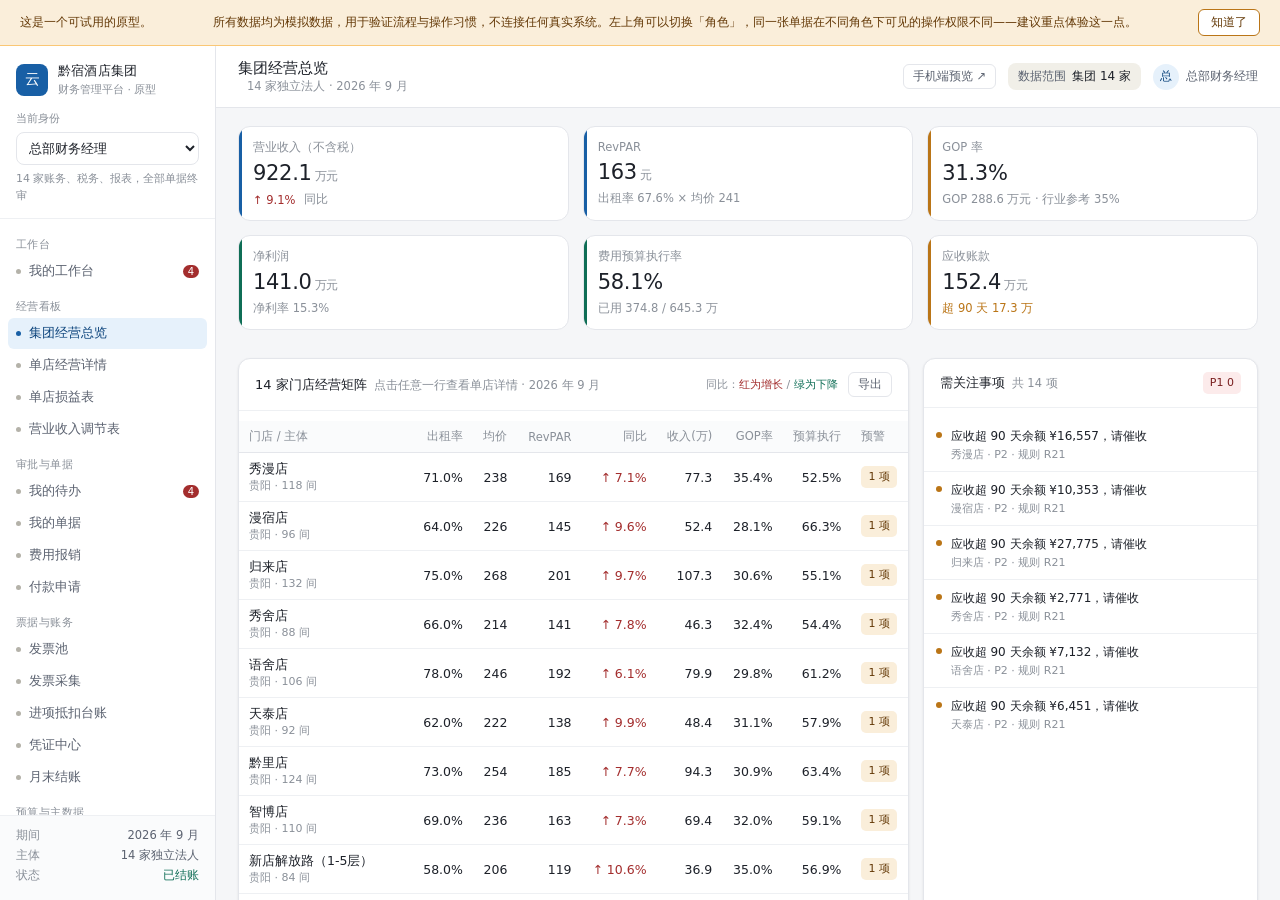
<file: prototype/index.html>
<!DOCTYPE html>
<html lang="zh-CN">
<head>
<meta charset="UTF-8">
<meta name="viewport" content="width=device-width, initial-scale=1.0">
<title>黔宿酒店集团 · 财务管理平台（原型）</title>
<link rel="stylesheet" href="assets/app.css">
</head>
<body>

<div class="demo-hint" id="demoHint">
  <strong>这是一个可试用的原型。</strong>所有数据均为模拟数据，用于验证流程与操作习惯，不连接任何真实系统。左上角可以切换「角色」，同一张单据在不同角色下可见的操作权限不同——建议重点体验这一点。
  <button class="demo-hint-close" onclick="document.getElementById('demoHint').style.display='none'">知道了</button>
</div>

<div class="app" id="app">
  <aside class="sidebar">
    <div class="brand">
      <div class="brand-mark">云</div>
      <div class="brand-text">
        <div class="brand-name">黔宿酒店集团</div>
        <div class="brand-sub">财务管理平台 · 原型</div>
      </div>
    </div>

    <div class="role-switch">
      <label class="role-label">当前身份</label>
      <select id="roleSelect" class="role-select" onchange="App.setRole(this.value)">
      </select>
      <div class="role-desc" id="roleDesc"></div>
    </div>

    <nav class="nav" id="nav"></nav>

    <div class="sidebar-foot">
      <div class="sf-row"><span>期间</span><strong>2026 年 9 月</strong></div>
      <div class="sf-row"><span>主体</span><strong>14 家独立法人</strong></div>
      <div class="sf-row"><span>状态</span><strong class="ok">已结账</strong></div>
    </div>
  </aside>

  <main class="main">
    <header class="topbar">
      <div class="topbar-left">
        <h1 class="page-title" id="pageTitle">集团经营总览</h1>
        <span class="page-sub" id="pageSub"></span>
      </div>
      <div class="topbar-right">
        <a class="btn btn-sm" href="mobile.html" target="_blank" style="text-decoration:none;display:inline-flex;align-items:center">手机端预览 ↗</a>
        <div class="entity-picker" id="entityPicker"></div>
        <div class="user-chip" id="userChip"></div>
      </div>
    </header>
    <div class="content" id="content"></div>
  </main>
</div>

<div class="toast-wrap" id="toastWrap"></div>
<div class="modal-mask" id="modalMask" onclick="if(event.target===this)App.closeModal()">
  <div class="modal" id="modal"></div>
</div>

<script src="assets/data.js"></script>
<script src="assets/core.js"></script>
<script src="assets/view-workbench.js"></script>
<script src="assets/view-dashboard.js"></script>
<script src="assets/view-flow.js"></script>
<script src="assets/view-invoice.js"></script>
<script src="assets/view-invadd.js"></script>
<script src="assets/view-account.js"></script>
<script src="assets/attach.js"></script>
<script src="assets/export.js"></script>
<script src="assets/boot.js"></script>
</body>
</html>
</file>
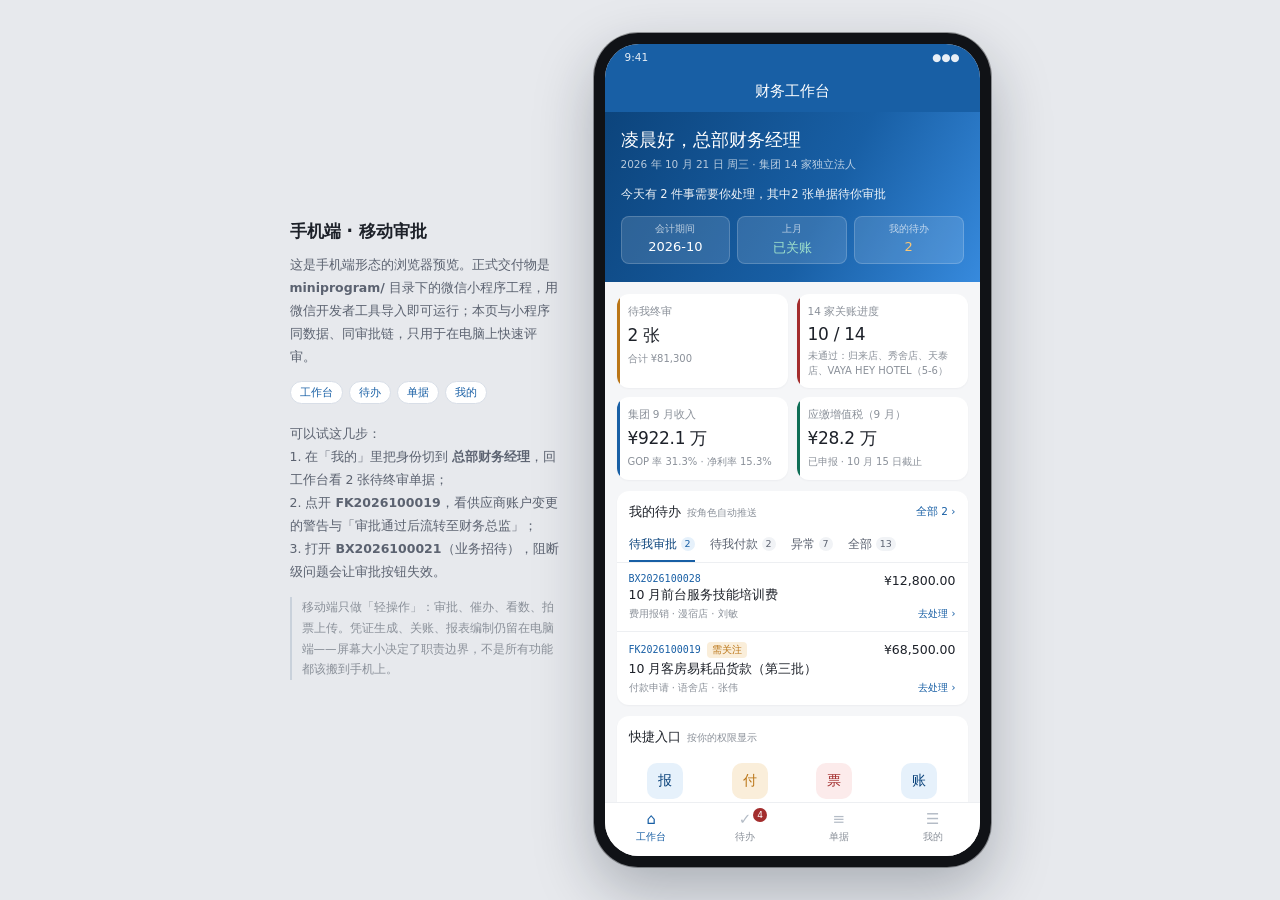
<file: prototype/mobile.html>
<!DOCTYPE html>
<html lang="zh-CN">
<head>
<meta charset="UTF-8">
<meta name="viewport" content="width=device-width, initial-scale=1.0">
<title>财务管理平台 · 手机端预览</title>
<link rel="stylesheet" href="assets/mobile.css">
</head>
<body>

<div class="preview-side">
  <h1>手机端 · 移动审批</h1>
  <p>这是手机端形态的浏览器预览。正式交付物是 <b>miniprogram/</b> 目录下的微信小程序工程，用微信开发者工具导入即可运行；本页与小程序同数据、同审批链，只用于在电脑上快速评审。</p>
  <div>
    <span class="pill">工作台</span><span class="pill">待办</span><span class="pill">单据</span><span class="pill">我的</span>
  </div>
  <p style="margin-top:12px">可以试这几步：<br>
  1. 在「我的」里把身份切到 <b>总部财务经理</b>，回工作台看 2 张待终审单据；<br>
  2. 点开 <b>FK2026100019</b>，看供应商账户变更的警告与「审批通过后流转至财务总监」；<br>
  3. 打开 <b>BX2026100021</b>（业务招待），阻断级问题会让审批按钮失效。</p>
  <div class="hint">移动端只做「轻操作」：审批、催办、看数、拍票上传。凭证生成、关账、报表编制仍留在电脑端——屏幕大小决定了职责边界，不是所有功能都该搬到手机上。</div>
</div>

<div class="frame">
  <div class="screen" id="screen"></div>
</div>

<script src="assets/data.js"></script>
<script src="assets/core.js"></script>
<script src="assets/mobile-newdoc.js"></script>
<script src="assets/mobile.js"></script>
<script src="assets/mobile-invadd.js"></script>
</body>
</html>
</file>
<file: prototype/assets/app.css>
/* ================= 云栖酒店集团 财务管理平台 原型样式 ================= */
:root{
  --blue-50:#E6F1FB; --blue-100:#B5D4F4; --blue-400:#378ADD; --blue-600:#185FA5; --blue-800:#0C447C; --blue-900:#042C53;
  --teal-50:#E1F5EE; --teal-100:#9FE1CB; --teal-600:#0F6E56; --teal-800:#085041;
  --amber-50:#FAEEDA; --amber-100:#FAC775; --amber-600:#BA7517; --amber-800:#633806;
  --red-50:#FCEBEB; --red-100:#F7C1C1; --red-600:#A32D2D; --red-800:#791F1F;
  --gray-50:#F1EFE8; --gray-100:#D3D1C7; --gray-200:#B4B2A9; --gray-400:#888780; --gray-600:#5F5E5A; --gray-800:#2C2C2A;
  --bg:#F5F6F8; --panel:#FFFFFF; --line:#E4E6EB; --line-soft:#EEF0F3;
  --text:#1D2129; --text-2:#5B6270; --text-3:#8A9099;
  --r-md:8px; --r-lg:12px;
  --shadow:0 1px 2px rgba(16,24,40,.04),0 1px 3px rgba(16,24,40,.06);
}
*{box-sizing:border-box;margin:0;padding:0}
html,body{height:100%}
body{
  font-family:system-ui,-apple-system,"Segoe UI","Microsoft YaHei","PingFang SC",sans-serif;
  font-size:13px;color:var(--text);background:var(--bg);
  -webkit-font-smoothing:antialiased;
}
button{font-family:inherit;cursor:pointer;border:none;background:none;font-size:13px}
input,select{font-family:inherit;font-size:13px;color:var(--text)}
table{border-collapse:collapse;width:100%}

/* ---------- 演示提示条 ---------- */
.demo-hint{
  background:var(--amber-50);border-bottom:1px solid var(--amber-100);
  padding:9px 20px;font-size:12px;line-height:1.6;color:var(--amber-800);
  display:flex;align-items:center;gap:12px;justify-content:space-between;
}
.demo-hint strong{font-weight:500}
.demo-hint-close{
  flex:0 0 auto;padding:4px 12px;border:1px solid var(--amber-600);border-radius:6px;
  color:var(--amber-800);background:#fff;font-size:12px;
}
.demo-hint-close:hover{background:var(--amber-50)}

/* ---------- 布局 ---------- */
.app{display:flex;height:calc(100vh - 46px);overflow:hidden}
.sidebar{
  width:216px;flex:0 0 216px;background:#fff;border-right:1px solid var(--line);
  display:flex;flex-direction:column;overflow:hidden;
}
.brand{display:flex;gap:10px;align-items:center;padding:16px 16px 14px}
.brand-mark{
  width:32px;height:32px;border-radius:8px;background:var(--blue-600);color:#fff;
  display:flex;align-items:center;justify-content:center;font-size:15px;font-weight:500;flex:0 0 auto;
}
.brand-name{font-size:13px;font-weight:500;letter-spacing:.2px}
.brand-sub{font-size:11px;color:var(--text-3);margin-top:2px}

.role-switch{padding:0 16px 14px;border-bottom:1px solid var(--line-soft)}
.role-label{font-size:11px;color:var(--text-3);display:block;margin-bottom:6px}
.role-select{
  width:100%;padding:7px 8px;border:1px solid var(--line);border-radius:var(--r-md);
  background:#fff;font-size:12.5px;color:var(--text);outline:none;
}
.role-select:focus{border-color:var(--blue-400)}
.role-desc{font-size:11px;color:var(--text-3);line-height:1.5;margin-top:6px;min-height:15px}

.nav{flex:1;overflow-y:auto;padding:10px 8px}
.nav-group{margin-bottom:4px}
.nav-group-title{
  font-size:11px;color:var(--text-3);padding:8px 8px 4px;letter-spacing:.4px;
}
.nav-item{
  display:flex;align-items:center;gap:8px;padding:7px 8px;border-radius:6px;
  font-size:12.5px;color:var(--text-2);cursor:pointer;position:relative;margin-bottom:1px;
}
.nav-item:hover{background:var(--gray-50);color:var(--text)}
.nav-item.active{background:var(--blue-50);color:var(--blue-800);font-weight:500}
.nav-dot{width:5px;height:5px;border-radius:50%;background:var(--gray-200);flex:0 0 auto}
.nav-item.active .nav-dot{background:var(--blue-600)}
.nav-badge{
  margin-left:auto;background:var(--red-600);color:#fff;font-size:10px;
  padding:1px 5px;border-radius:8px;min-width:16px;text-align:center;
}
.sidebar-foot{border-top:1px solid var(--line-soft);padding:12px 16px;background:#FAFBFC}
.sf-row{display:flex;justify-content:space-between;font-size:11.5px;color:var(--text-3);margin-bottom:5px}
.sf-row strong{font-weight:500;color:var(--text-2)}
.sf-row strong.ok{color:var(--teal-600)}

.main{flex:1;display:flex;flex-direction:column;overflow:hidden;min-width:0}
.topbar{
  background:#fff;border-bottom:1px solid var(--line);padding:13px 22px;
  display:flex;align-items:center;justify-content:space-between;gap:16px;flex:0 0 auto;
}
.page-title{font-size:15px;font-weight:500}
.page-sub{font-size:11.5px;color:var(--text-3);margin-left:9px}
.topbar-right{display:flex;align-items:center;gap:12px}
.entity-picker{
  display:flex;align-items:center;gap:6px;background:var(--gray-50);
  border-radius:var(--r-md);padding:5px 10px;font-size:12px;color:var(--text-2);
}
.entity-picker b{font-weight:500;color:var(--text)}
.user-chip{display:flex;align-items:center;gap:7px;font-size:12px;color:var(--text-2)}
.user-avatar{
  width:26px;height:26px;border-radius:50%;background:var(--blue-50);color:var(--blue-800);
  display:flex;align-items:center;justify-content:center;font-size:11.5px;font-weight:500;
}
.content{flex:1;overflow-y:auto;padding:18px 22px 60px}

/* ---------- 通用组件 ---------- */
.card{background:var(--panel);border:1px solid var(--line);border-radius:var(--r-lg);box-shadow:var(--shadow)}
.card-head{
  display:flex;align-items:center;justify-content:space-between;gap:12px;
  padding:13px 16px;border-bottom:1px solid var(--line-soft);
}
.card-title{font-size:13px;font-weight:500}
.card-title small{font-weight:400;color:var(--text-3);font-size:11.5px;margin-left:7px}
.card-body{padding:16px}
.card-body.tight{padding:10px 0}

.grid{display:grid;gap:14px}
.g-2{grid-template-columns:repeat(2,minmax(0,1fr))}
.g-3{grid-template-columns:repeat(3,minmax(0,1fr))}
.g-4{grid-template-columns:repeat(4,minmax(0,1fr))}
.g-6{grid-template-columns:repeat(6,minmax(0,1fr))}
.g-2-1{grid-template-columns:2fr 1fr}
.g-1-2{grid-template-columns:1fr 2fr}
@media(max-width:1360px){.g-6{grid-template-columns:repeat(3,1fr)}.g-4{grid-template-columns:repeat(2,1fr)}}
@media(max-width:1180px){.g-2,.g-3,.g-2-1,.g-1-2{grid-template-columns:1fr}}

.tag{display:inline-flex;align-items:center;gap:4px;font-size:11px;padding:2px 7px;border-radius:5px;line-height:1.6}
.tag-blue{background:var(--blue-50);color:var(--blue-800)}
.tag-teal{background:var(--teal-50);color:var(--teal-800)}
.tag-amber{background:var(--amber-50);color:var(--amber-800)}
.tag-red{background:var(--red-50);color:var(--red-800)}
.tag-gray{background:var(--gray-50);color:var(--gray-600)}

.btn{padding:6px 13px;border-radius:6px;font-size:12.5px;border:1px solid var(--line);background:#fff;color:var(--text-2)}
.btn:hover{background:var(--gray-50)}
.btn-primary{background:var(--blue-600);border-color:var(--blue-600);color:#fff}
.btn-primary:hover{background:var(--blue-800)}
.btn-danger{background:#fff;border-color:var(--red-100);color:var(--red-600)}
.btn-danger:hover{background:var(--red-50)}
.btn-sm{padding:4px 9px;font-size:11.5px}
.btn:disabled{opacity:.45;cursor:not-allowed}

.table{font-size:12.5px}
.table th{
  text-align:left;font-weight:500;color:var(--text-3);font-size:11.5px;
  padding:8px 10px;border-bottom:1px solid var(--line);background:#FAFBFC;white-space:nowrap;
}
.table td{padding:8px 10px;border-bottom:1px solid var(--line-soft);vertical-align:middle}
.table tr:last-child td{border-bottom:none}
.table tbody tr:hover{background:#FBFCFD}
.table .num{text-align:right;font-variant-numeric:tabular-nums}
.table .muted{color:var(--text-3)}
.table .strong{font-weight:500}
.row-total td{background:#FAFBFC;font-weight:500;border-top:1px solid var(--line)}
.row-sub td{background:#FDFDFE}

.kpi{background:#fff;border:1px solid var(--line);border-radius:var(--r-lg);padding:13px 14px;position:relative;overflow:hidden}
.kpi-label{font-size:11.5px;color:var(--text-3);margin-bottom:6px}
.kpi-value{font-size:21px;font-weight:500;letter-spacing:-.3px;font-variant-numeric:tabular-nums}
.kpi-value small{font-size:12px;font-weight:400;color:var(--text-3);margin-left:3px}
.kpi-foot{display:flex;align-items:center;gap:8px;margin-top:7px;font-size:11.5px}
.kpi-up{color:var(--teal-600)}
.kpi-down{color:var(--red-600)}
.kpi-bar{position:absolute;left:0;top:0;bottom:0;width:3px}
.bar-blue{background:var(--blue-600)}
.bar-teal{background:var(--teal-600)}
.bar-amber{background:var(--amber-600)}
.bar-red{background:var(--red-600)}
.bar-gray{background:var(--gray-200)}

.progress{height:6px;background:var(--gray-50);border-radius:3px;overflow:hidden}
.progress-in{height:100%;border-radius:3px}
.p-blue{background:var(--blue-400)}
.p-teal{background:var(--teal-600)}
.p-amber{background:var(--amber-600)}
.p-red{background:var(--red-600)}

.alert-item{
  display:flex;gap:9px;padding:9px 12px;border-bottom:1px solid var(--line-soft);font-size:12px;
}
.alert-item:last-child{border-bottom:none}
.alert-dot{width:6px;height:6px;border-radius:50%;margin-top:5px;flex:0 0 auto}
.dot-p1{background:var(--red-600)}
.dot-p2{background:var(--amber-600)}
.dot-p3{background:var(--gray-200)}
.alert-main{flex:1;min-width:0}
.alert-title{color:var(--text);line-height:1.5}
.alert-meta{color:var(--text-3);font-size:11px;margin-top:2px}

.breadcrumb{font-size:11.5px;color:var(--text-3);margin-bottom:12px}
.breadcrumb span{cursor:pointer}
.breadcrumb span:hover{color:var(--blue-600)}
.breadcrumb i{font-style:normal;margin:0 6px;color:var(--gray-100)}

.section-title{font-size:12.5px;font-weight:500;color:var(--text-2);margin:18px 0 10px}
.section-title:first-child{margin-top:0}

.notice{
  display:flex;gap:10px;padding:11px 13px;border-radius:var(--r-md);font-size:12px;line-height:1.65;
}
.notice-amber{background:var(--amber-50);color:var(--amber-800)}
.notice-red{background:var(--red-50);color:var(--red-800)}
.notice-blue{background:var(--blue-50);color:var(--blue-800)}
.notice-teal{background:var(--teal-50);color:var(--teal-800)}
.notice b{font-weight:500}

/* 审批流 */
.flow{display:flex;align-items:flex-start;gap:0;padding:4px 0}
.flow-node{flex:1;text-align:center;position:relative;min-width:0}
.flow-node::before{
  content:"";position:absolute;top:11px;left:50%;right:-50%;height:1.5px;background:var(--line);z-index:0;
}
.flow-node:last-child::before{display:none}
.flow-node.done::before{background:var(--teal-600)}
.flow-node.active::before{background:linear-gradient(90deg,var(--teal-600) 0%,var(--line) 100%)}
.flow-dot{
  width:23px;height:23px;border-radius:50%;background:#fff;border:1.5px solid var(--line);
  display:flex;align-items:center;justify-content:center;font-size:10.5px;color:var(--text-3);
  margin:0 auto 6px;position:relative;z-index:1;
}
.flow-node.done .flow-dot{background:var(--teal-600);border-color:var(--teal-600);color:#fff}
.flow-node.active .flow-dot{background:#fff;border-color:var(--blue-600);color:var(--blue-600);border-width:2px}
.flow-node.reject .flow-dot{background:var(--red-600);border-color:var(--red-600);color:#fff}
.flow-name{font-size:11.5px;color:var(--text-2);line-height:1.4}
.flow-node.done .flow-name{color:var(--text)}
.flow-node.active .flow-name{color:var(--blue-800);font-weight:500}
.flow-who{font-size:10.5px;color:var(--text-3);margin-top:2px}
.flow-time{font-size:10px;color:var(--text-3);margin-top:1px}

/* 时间线 */
.timeline{position:relative;padding-left:18px}
.timeline::before{content:"";position:absolute;left:5px;top:4px;bottom:4px;width:1px;background:var(--line)}
.tl-item{position:relative;padding-bottom:14px;font-size:12px;line-height:1.6}
.tl-item:last-child{padding-bottom:0}
.tl-item::before{
  content:"";position:absolute;left:-16px;top:4px;width:7px;height:7px;border-radius:50%;
  background:#fff;border:1.5px solid var(--gray-200);
}
.tl-item.ok::before{background:var(--teal-600);border-color:var(--teal-600)}
.tl-item.now::before{background:var(--blue-600);border-color:var(--blue-600);box-shadow:0 0 0 3px var(--blue-50)}
.tl-main{color:var(--text)}
.tl-sub{color:var(--text-3);font-size:11px;margin-top:2px}

/* 表单 */
.form-row{display:flex;gap:12px;margin-bottom:12px}
.form-item{flex:1;min-width:0}
.form-item label{display:block;font-size:11.5px;color:var(--text-3);margin-bottom:5px}
.form-item label .req{color:var(--red-600)}
.input,textarea.input{
  width:100%;padding:7px 9px;border:1px solid var(--line);border-radius:6px;background:#fff;
  font-size:12.5px;outline:none;
}
.input:focus{border-color:var(--blue-400);box-shadow:0 0 0 3px rgba(55,138,221,.1)}
.input.has-error{border-color:var(--red-600);background:var(--red-50)}
.field-err{font-size:11px;color:var(--red-600);margin-top:4px;line-height:1.5}

/* 弹窗 */
.modal-mask{
  position:fixed;inset:0;background:rgba(21,26,33,.42);display:none;
  align-items:center;justify-content:center;z-index:100;padding:24px;
}
.modal-mask.show{display:flex}
.modal{
  background:#fff;border-radius:var(--r-lg);width:100%;max-width:720px;max-height:88vh;
  overflow-y:auto;box-shadow:0 12px 40px rgba(16,24,40,.18);
}
.modal-lg{max-width:900px}
.modal-head{padding:16px 20px;border-bottom:1px solid var(--line-soft);display:flex;justify-content:space-between;align-items:flex-start;gap:12px}
.modal-title{font-size:14px;font-weight:500}
.modal-sub{font-size:11.5px;color:var(--text-3);margin-top:4px;line-height:1.5}
.modal-body{padding:18px 20px}
.modal-foot{padding:13px 20px;border-top:1px solid var(--line-soft);display:flex;justify-content:flex-end;gap:9px;background:#FAFBFC;border-radius:0 0 var(--r-lg) var(--r-lg)}

/* Toast */
.toast-wrap{position:fixed;top:18px;left:50%;transform:translateX(-50%);z-index:200;display:flex;flex-direction:column;gap:8px;align-items:center}
.toast{
  background:#1D2129;color:#fff;padding:9px 16px;border-radius:8px;font-size:12.5px;
  box-shadow:0 6px 20px rgba(16,24,40,.2);animation:tin .2s ease;max-width:560px;line-height:1.55;
}
.toast.err{background:var(--red-800)}
.toast.ok{background:var(--teal-800)}
@keyframes tin{from{opacity:0;transform:translateY(-6px)}to{opacity:1;transform:none}}

/* 图表辅助 */
.chart-wrap{width:100%;overflow:hidden}
.legend{display:flex;gap:14px;flex-wrap:wrap;font-size:11.5px;color:var(--text-2);margin-top:10px}
.legend i{display:inline-block;width:8px;height:8px;border-radius:2px;margin-right:5px}
.hbar-row{display:flex;align-items:center;gap:9px;margin-bottom:7px;font-size:12px}
.hbar-name{width:88px;flex:0 0 88px;color:var(--text-2);white-space:nowrap;overflow:hidden;text-overflow:ellipsis}
.hbar-track{flex:1;height:16px;background:#F7F8FA;border-radius:3px;position:relative;overflow:hidden}
.hbar-fill{height:100%;border-radius:3px;background:var(--blue-400)}
.hbar-fill.teal{background:var(--teal-600)}
.hbar-fill.red{background:var(--red-600)}
.hbar-fill.amber{background:var(--amber-600)}
.hbar-val{width:74px;flex:0 0 74px;text-align:right;font-variant-numeric:tabular-nums;color:var(--text)}
.hbar-ly{position:absolute;top:0;height:100%;background:rgba(24,95,165,.16);border-radius:3px}

.cal{display:grid;grid-template-columns:repeat(7,1fr);gap:3px}
.cal-cell{aspect-ratio:1.5;border-radius:3px;background:#F7F8FA;display:flex;align-items:center;justify-content:center;font-size:9.5px;color:var(--text-3)}
.cal-head{font-size:10px;color:var(--text-3);text-align:center;padding-bottom:2px}

.split-bar{display:flex;height:20px;border-radius:4px;overflow:hidden;background:var(--gray-50)}
.split-bar div{display:flex;align-items:center;justify-content:center;font-size:10px;color:#fff;min-width:0}

.stat-line{display:flex;justify-content:space-between;padding:7px 0;border-bottom:1px dashed var(--line-soft);font-size:12px}
.stat-line:last-child{border-bottom:none}
.stat-line span{color:var(--text-2)}
.stat-line b{font-weight:500;font-variant-numeric:tabular-nums}

.watermark{
  position:absolute;right:14px;top:11px;font-size:10px;color:var(--amber-800);
  background:var(--amber-50);padding:2px 7px;border-radius:4px;border:1px solid var(--amber-100);
}
.rel{position:relative}
.hidden{display:none!important}
.nowrap{white-space:nowrap}
.tar{text-align:right}
.flexb{display:flex;align-items:center;justify-content:space-between;gap:12px}
.mt8{margin-top:8px}.mt12{margin-top:12px}.mt16{margin-top:16px}
.fs11{font-size:11px}.fs12{font-size:12px}
.c2{color:var(--text-2)}.c3{color:var(--text-3)}
.cy{color:var(--teal-600)}.cr{color:var(--red-600)}.cb{color:var(--blue-600)}.ca{color:var(--amber-600)}

/* ================= 工作台 ================= */
.wb-hero{
  background:linear-gradient(118deg,#0C447C 0%,#185FA5 58%,#378ADD 100%);
  color:#fff;border-radius:var(--r-lg);padding:20px 22px;margin-bottom:14px;
  display:flex;align-items:center;justify-content:space-between;gap:22px;
  box-shadow:0 2px 10px rgba(12,68,124,.16);
}
.wb-hero-left{min-width:0}
.wb-greet{font-size:19px;font-weight:500;letter-spacing:.2px}
.wb-date{font-size:12px;color:rgba(255,255,255,.72);margin-top:7px}
.wb-hero-tip{font-size:12.5px;color:rgba(255,255,255,.92);margin-top:11px;line-height:1.6}
.wb-hero-tip b{color:#fff;font-weight:500;font-size:15px;margin:0 2px}
.wb-hero-right{display:flex;gap:10px;flex:0 0 auto}
.wb-chip{
  background:rgba(255,255,255,.13);border:1px solid rgba(255,255,255,.2);
  border-radius:8px;padding:8px 13px;text-align:center;min-width:80px;
}
.wb-chip span{display:block;font-size:10.5px;color:rgba(255,255,255,.72);margin-bottom:3px}
.wb-chip b{font-size:14px;font-weight:500}
.wb-chip b.ok{color:#9FE1CB}
.wb-chip b.warn{color:#FAC775}

.wb-cols{display:grid;grid-template-columns:minmax(0,2.1fr) minmax(0,1fr);gap:14px;align-items:start}
.wb-3col{display:grid;grid-template-columns:repeat(3,minmax(0,1fr));gap:14px}

.wb-tabs{display:flex;gap:0;padding:0 16px;border-bottom:1px solid var(--line-soft);overflow-x:auto}
.wb-tab{
  padding:9px 0;margin-right:18px;font-size:12.5px;color:var(--text-2);cursor:pointer;
  border-bottom:2px solid transparent;display:flex;align-items:center;gap:5px;white-space:nowrap;
}
.wb-tab:hover{color:var(--text)}
.wb-tab.active{color:var(--blue-800);border-bottom-color:var(--blue-600);font-weight:500}
.wb-tab-n{background:var(--gray-50);color:var(--text-2);font-size:10.5px;padding:1px 5px;border-radius:8px;min-width:16px;text-align:center}
.wb-tab.active .wb-tab-n{background:var(--blue-50);color:var(--blue-800)}
.wb-tab:last-child{margin-right:0}

.wb-list{padding:4px 0 2px}
.wb-item{display:flex;align-items:center;gap:12px;padding:11px 16px;cursor:pointer;border-bottom:1px solid var(--line-soft)}
.wb-item:last-child{border-bottom:none}
.wb-item:hover{background:#FAFBFC}
.wb-item-main{flex:1;min-width:0}
.wb-item-top{display:flex;align-items:center;gap:8px;flex-wrap:wrap}
.wb-item-id{font-size:11px;color:var(--blue-600);font-family:ui-monospace,SFMono-Regular,monospace}
.wb-item-title{font-size:12.5px;font-weight:500;white-space:nowrap;overflow:hidden;text-overflow:ellipsis;max-width:330px}
.wb-item-sub{font-size:11px;color:var(--text-3);margin-top:4px}
.wb-item-right{text-align:right;flex:0 0 auto}
.wb-item-amt{font-size:13px;font-weight:500;font-variant-numeric:tabular-nums}
.wb-item-act{font-size:11px;color:var(--blue-600);margin-top:4px}
.wb-empty{padding:26px 16px;font-size:12px;color:var(--text-3);line-height:1.75}

.wb-quick{display:grid;grid-template-columns:repeat(3,1fr);gap:6px}
.wb-q{display:flex;flex-direction:column;align-items:center;gap:7px;padding:10px 4px;border-radius:8px;cursor:pointer}
.wb-q:hover{background:var(--gray-50)}
.wb-q-icon{width:34px;height:34px;border-radius:9px;display:flex;align-items:center;justify-content:center;font-size:14px;font-weight:500}
.qc-blue{background:var(--blue-50);color:var(--blue-800)}
.qc-teal{background:var(--teal-50);color:var(--teal-800)}
.qc-amber{background:var(--amber-50);color:var(--amber-800)}
.qc-red{background:var(--red-50);color:var(--red-800)}
.qc-gray{background:var(--gray-50);color:var(--gray-600)}
.wb-q-label{font-size:11.5px;color:var(--text-2);text-align:center;line-height:1.3}

.wb-agenda-item{display:flex;gap:11px;padding:10px 0;border-bottom:1px solid var(--line-soft)}
.wb-agenda-item:last-child{border-bottom:none}
.wb-agenda-date{flex:0 0 38px;text-align:center}
.wb-agenda-dd{font-size:15px;font-weight:500;line-height:1.1;font-variant-numeric:tabular-nums}
.wb-agenda-mm{font-size:10px;color:var(--text-3);margin-top:2px}
.wb-agenda-body{flex:1;min-width:0}
.wb-agenda-title{font-size:12px;line-height:1.5}
.wb-agenda-meta{display:flex;align-items:center;gap:7px;margin-top:5px;font-size:11px;color:var(--text-3)}
.wb-agenda-item.is-done{opacity:.45}
.wb-agenda-item.is-urgent .wb-agenda-dd{color:var(--red-600)}

.wb-pulse-row{
  display:grid;grid-template-columns:1fr auto;gap:2px 8px;padding:8px 0;
  border-bottom:1px solid var(--line-soft);font-size:12px;align-items:baseline;
}
.wb-pulse-row:last-child{border-bottom:none}
.wb-pulse-row strong{font-weight:500;text-align:right}
.wb-pulse-row .fs11{grid-column:1 / -1;color:var(--text-3)}

.wb-msg{padding:9px 0;border-bottom:1px solid var(--line-soft);cursor:pointer}
.wb-msg:last-child{border-bottom:none}
.wb-msg-top{display:flex;gap:7px;align-items:flex-start}
.wb-msg-title{font-size:12px;line-height:1.5;flex:1}
.wb-msg:hover .wb-msg-title{color:var(--blue-800)}

@media(max-width:1420px){
  .wb-cols{grid-template-columns:1fr}
  .wb-3col{grid-template-columns:1fr 1fr}
}
@media(max-width:1180px){
  .wb-hero{flex-direction:column;align-items:flex-start}
  .wb-3col{grid-template-columns:1fr}
}

/* ================= 附件上传 / 收款账户 / 成本利润 ================= */
.attach-item{
  display:flex;align-items:center;gap:8px;padding:7px 10px;background:#fff;
  border:1px solid var(--line);border-radius:6px;margin-bottom:6px;font-size:12px;
}
.attach-name{flex:1;min-width:0;overflow:hidden;text-overflow:ellipsis;white-space:nowrap}
.attach-size{color:var(--text-3);font-size:11px;flex:0 0 auto}
.attach-by{color:var(--text-3);font-size:10.5px;flex:0 0 auto}
.attach-del{
  flex:0 0 auto;width:18px;height:18px;line-height:1;border-radius:50%;color:var(--text-3);
  font-size:13px;display:flex;align-items:center;justify-content:center;
}
.attach-del:hover{background:var(--red-50);color:var(--red-600)}
.attach-ok{flex:0 0 auto;font-size:10.5px;color:var(--teal-600)}
.attach-empty{font-size:11.5px;color:var(--text-3);padding:8px 2px;line-height:1.6}
.upload-zone{
  border:1px dashed var(--gray-200);border-radius:8px;padding:14px;text-align:center;
  background:#FAFBFC;font-size:11.5px;color:var(--text-3);line-height:1.7;
}
.upload-zone b{color:var(--blue-600);font-weight:500;cursor:pointer}
.upload-zone .u-main{font-size:12px;color:var(--text-2);margin-bottom:4px}
.upload-zone input[type=file]{display:none}

/* 收款账户卡片选择 */
.acct-list{display:grid;grid-template-columns:1fr 1fr;gap:8px}
.acct{
  border:1px solid var(--line);border-radius:8px;padding:9px 11px;cursor:pointer;background:#fff;font-size:11.5px;
  line-height:1.55;
}
.acct:hover{border-color:var(--blue-400);background:var(--blue-50)}
.acct.on{border-color:var(--blue-600);background:var(--blue-50);box-shadow:0 0 0 2px rgba(24,95,165,.08)}
.acct .a-bank{font-weight:500;color:var(--text);font-size:12px}
.acct .a-no{color:var(--text-2);font-variant-numeric:tabular-nums}
.acct .a-meta{color:var(--text-3);font-size:10.5px;margin-top:2px}
.acct-head{display:flex;align-items:center;justify-content:space-between;margin-bottom:8px}
.acct-head .t{font-size:11.5px;color:var(--text-3)}
.check-line{display:flex;align-items:center;gap:7px;font-size:12px;color:var(--text-2);margin-top:9px}
.check-line input{width:14px;height:14px}

/* 成本费用 / 利润表 */
.fin-table td, .fin-table th{padding:8px 10px}
.fin-table .cat{font-weight:500}
.fin-table tr.sub td{background:#FAFBFC;font-weight:500}
.fin-table tr.total td{border-top:1px solid var(--line);font-weight:500;background:var(--blue-50)}
.fin-table .indent{padding-left:24px;color:var(--text-2)}
.ratio-bar{height:5px;border-radius:3px;background:var(--gray-50);overflow:hidden;margin-top:4px}
.ratio-bar i{display:block;height:100%;border-radius:3px}
.ladder-row{display:grid;grid-template-columns:96px 1fr 78px 54px;gap:9px;align-items:center;padding:7px 0;font-size:12px}
.ladder-bar{height:14px;border-radius:4px;background:var(--gray-50);overflow:hidden}
.ladder-bar i{display:block;height:100%;border-radius:4px}
.ladder-name{color:var(--text-2)}
.ladder-val{text-align:right;font-weight:500;font-variant-numeric:tabular-nums}
.ladder-pct{text-align:right;color:var(--text-3);font-size:11px;font-variant-numeric:tabular-nums}

/* ================= 多行明细与发票勾选（新建单据） ================= */
.line-table {
  width: 100%;
  border-collapse: collapse;
  font-size: 11.5px;
}
.line-table th {
  text-align: left;
  font-weight: 400;
  color: var(--text-3);
  font-size: 10.5px;
  padding: 0 4px 5px;
  border-bottom: 1px solid var(--line);
}
.line-table td {
  padding: 4px 4px;
  border-bottom: 1px solid var(--line-2, #F3F5F7);
  vertical-align: middle;
}
.input-sm {
  height: 28px;
  padding: 0 7px;
  font-size: 11.5px;
  border-radius: 6px;
  width: 100%;
  box-sizing: border-box;
}
.line-del {
  display: inline-block;
  width: 18px;
  height: 18px;
  line-height: 17px;
  text-align: center;
  border-radius: 50%;
  color: var(--red-600, #A32D2D);
  background: #FCEBEB;
  cursor: pointer;
  font-size: 13px;
}
.line-del:hover { background: #F7D9D9; }

.line-foot {
  display: flex;
  align-items: center;
  justify-content: space-between;
  padding: 8px 4px 0;
}
.line-add {
  color: var(--blue-600, #185FA5);
  font-size: 11.5px;
  cursor: pointer;
}
.line-add:hover { text-decoration: underline; }
.line-sum { font-size: 12px; color: var(--text-2); }
.line-sum b { font-size: 15px; color: var(--ink, #1B1F24); margin-left: 4px; }

.recon {
  margin-top: 8px;
  padding: 6px 9px;
  border-radius: 6px;
  font-size: 11px;
}
.recon.ok  { background: #E1F5EE; color: #0F6E56; }
.recon.bad { background: #FAEEDA; color: #933F0F; }

.inv-head {
  display: flex;
  align-items: baseline;
  gap: 10px;
  font-size: 11px;
  color: var(--text-2);
  margin-bottom: 6px;
}
.ip-aux { color: var(--text-3); font-size: 10.5px; }

.inv-list { display: flex; flex-direction: column; gap: 5px; }

.inv-pick {
  display: flex;
  align-items: flex-start;
  gap: 8px;
  padding: 8px 10px;
  border: 1px solid var(--line);
  border-radius: 8px;
  background: #FCFDFE;
  cursor: pointer;
  font-size: 11.5px;
}
.inv-pick:hover { border-color: var(--blue-200, #C9DDF2); }
.inv-pick.on { background: #E6F1FB; border-color: var(--blue-600, #185FA5); }
.inv-pick input { margin-top: 2px; }

.ip-main { flex: 1; min-width: 0; display: block; }
.ip-top { display: flex; justify-content: space-between; gap: 8px; }
.ip-top b { font-weight: 500; font-size: 11.5px; }
.ip-amt { color: var(--ink, #1B1F24); font-weight: 500; }
.ip-meta { display: block; margin-top: 2px; color: var(--text-3); font-size: 10.5px; }
.ip-tag { display: block; margin-top: 4px; }
.ip-tag .tag { margin-right: 4px; font-size: 9.5px; }

.empty {
  padding: 18px;
  text-align: center;
  color: var(--text-3);
  font-size: 11.5px;
  background: #FAFBFC;
  border-radius: 8px;
}

/* ===== 统一空态 =====
   卡片/列表用 .empty-block，表格 tbody 用 .empty-cell。
   表格内不能有背景色和圆角，否则会在表格中间出现一条突兀的灰带。 */
.empty-block{ padding:34px 20px; text-align:center; }
.empty-title{ font-size:12.5px; color:var(--text-2); font-weight:500; }
.empty-desc{ font-size:11.5px; color:var(--text-3); margin-top:6px; line-height:1.7; }
.empty-block .btn{ margin-top:12px; }
.empty-cell{ text-align:center !important; padding:26px 12px !important; background:transparent !important; }
.empty-cell-t{ font-size:12px; color:var(--text-2); }
.empty-cell-s{ font-size:11px; color:var(--text-3); margin-top:5px; line-height:1.6; }
.empty-inline{ padding:20px; text-align:center; font-size:11.5px; color:var(--text-3); }

/* ===== 发票采集 ===== */
.ia-drop{border:1.5px dashed var(--line);border-radius:var(--r-lg);padding:28px 20px;text-align:center;background:#FCFDFE}
.ia-drop-ico{width:38px;height:38px;line-height:36px;margin:0 auto 10px;border-radius:50%;background:#EEF3FB;color:#3B6EC5;font-size:20px;font-weight:300}
.ia-drop-t{font-size:13px;color:var(--text-1);margin-bottom:4px}
.ia-drop-s{font-size:11.5px;color:var(--text-3);margin-bottom:14px}
.ia-btns{display:flex;gap:9px;justify-content:center;flex-wrap:wrap}
.ia-tip{font-size:11.5px;line-height:1.75;color:var(--text-2);background:#F7F9FC;border-radius:8px;padding:11px 13px;margin-top:12px}
.ia-file{display:flex;align-items:center;gap:9px}
.ia-ico{width:32px;height:32px;border-radius:7px;display:flex;align-items:center;justify-content:center;font-size:9.5px;font-weight:600;flex:none}
.ia-ico.img{background:#EAF3FF;color:#2C6FD1}
.ia-ico.pdf{background:#FDECEC;color:#C8443C}
.ia-modal{max-height:70vh;overflow:auto}
.ia-two{display:grid;grid-template-columns:280px 1fr;gap:16px}
.ia-shot{border:1px solid var(--line);border-radius:10px;background:#F4F6F9;height:230px;display:flex;align-items:center;justify-content:center;padding:14px}
.ia-shot-in{text-align:center}
.ia-shot-t{font-size:12px;font-weight:500;color:var(--text-2);margin-bottom:8px}
.ia-shot-s{font-size:11px;color:var(--text-3);line-height:1.7}
.ia-note{font-size:11px;line-height:1.7;color:var(--text-3);margin-top:9px;background:#FAFBFC;border-radius:8px;padding:10px}
.ia-frm{display:grid;grid-template-columns:1fr 1fr;gap:10px 12px}
.ia-f{display:flex;flex-direction:column;gap:4px}
.ia-f>span{font-size:11px;color:var(--text-3)}
.ia-f.low .input{border-color:#E2B15A;background:#FFFBF0}
.ia-f .input{padding:7px 9px;font-size:12px}

/* ===== 打印 / 导出 PDF =====
   四件事：① 藏掉外壳（侧栏、顶栏、提示、弹窗）② 解开所有滚动容器
   ③ 保住底色（否则色标和条形图打印成空白）④ 控制分页（表格行不被拦腰截断）
   范围靠 body.printing + .print-target 收窄到当前报表卡片。 */
@media print{
  @page{ size:A4; margin:12mm 10mm; }
  html,body{ height:auto !important; overflow:visible !important; background:#fff !important; }
  .sidebar,.topbar,#demoHint,#toastWrap,#modalMask,.modal,.no-print{ display:none !important; }
  .app,.main,.content{ display:block !important; height:auto !important;
    max-height:none !important; overflow:visible !important; padding:0 !important; }
  .content{ padding:0 !important; }
  .card{ border:1px solid #D8DCE3 !important; box-shadow:none !important;
    border-radius:4px !important; break-inside:auto; }
  .card-head{ break-after:avoid; page-break-after:avoid; }
  .card-body.tight,.card-body{ overflow:visible !important; max-height:none !important; }
  table{ width:100% !important; border-collapse:collapse !important; font-size:10.5px !important; }
  thead{ display:table-header-group; }
  tfoot{ display:table-footer-group; }
  tr,img,svg{ break-inside:avoid; page-break-inside:avoid; }
  /* 底色必须保住：出租率热力图、预算进度条、状态色标全靠背景色 */
  *{ -webkit-print-color-adjust:exact !important; print-color-adjust:exact !important; }
  .pdf-foot{ display:block !important; }
  /* 只打当前这张报表 */
  body.printing .content > *{ display:none !important; }
  body.printing .content > .print-target{ display:block !important; }
  body.printing .content > .print-target + *{ display:none !important; }
}
.pdf-foot{ display:none; font-size:10px; color:#8A9099; margin-top:10px;
  border-top:1px solid #E3E6EB; padding-top:6px; }

/* ===== 附件预览 ===== */
.attach-name.open{ cursor:pointer; color:var(--blue-600); }
.attach-name.open:hover{ text-decoration:underline; }
.attach-view{ flex:0 0 auto; font-size:10.5px; color:var(--blue-600); background:none; border:none;
  cursor:pointer; padding:2px 6px; border-radius:4px; }
.attach-view:hover{ background:#EEF4FC; }
.att-nav{ display:flex; align-items:center; gap:6px; }
.att-nav .btn[disabled]{ opacity:.4; cursor:default; }

.vd-body{ background:#F4F6F9; }
.vd-wrap{ margin-top:12px; }
.vd-paper{ background:#fff; border:1px solid #DDE2E9; border-radius:6px; padding:22px 24px 18px;
  box-shadow:0 1px 3px rgba(20,30,50,.06); max-width:760px; margin:0 auto; }
.vd-hd{ display:flex; justify-content:space-between; align-items:flex-start; gap:16px;
  border-bottom:2px solid #2C3E50; padding-bottom:10px; margin-bottom:14px; }
.vd-title{ font-size:17px; font-weight:600; letter-spacing:2px; color:#1B2733; }
.vd-sub{ font-size:11px; color:#71808F; margin-top:5px; }
.vd-no{ text-align:right; font-size:10.5px; color:#71808F; line-height:1.7; }
.vd-fields{ display:grid; grid-template-columns:1fr 1fr; gap:7px 20px; margin-bottom:14px; font-size:12px; }
.vd-fields>div{ display:flex; gap:8px; }
.vd-fields span{ color:#8A98A6; flex:0 0 62px; }
.vd-fields b{ font-weight:500; color:#22303D; }
.vd-table{ width:100%; border-collapse:collapse; font-size:11.5px; }
.vd-table th{ background:#F2F5F8; color:#4A5A6A; font-weight:500; padding:7px 9px;
  border:1px solid #DFE5EB; text-align:left; }
.vd-table td{ padding:7px 9px; border:1px solid #E8EDF2; color:#2C3A48; }
.vd-table .num{ text-align:right; font-variant-numeric:tabular-nums; }
.vd-table tfoot td{ background:#FAFBFC; color:#4A5A6A; }
.vd-table .vd-total{ font-weight:600; color:#1B2733; }
.vd-kv td:nth-child(odd){ background:#F7F9FB; color:#71808F; width:16%; }
.vd-sign{ display:grid; grid-template-columns:repeat(3,1fr); gap:14px; margin-top:16px;
  font-size:11.5px; padding-top:12px; border-top:1px dashed #DDE2E9; }
.vd-sign span{ color:#8A98A6; margin-right:7px; }
.vd-sign b{ font-weight:500; color:#22303D; }
.vd-sign-cell{ font-family:"Kaiti SC","STKaiti",serif; color:#2C3E50; font-size:13px; }
.vd-note{ margin-top:14px; font-size:10.5px; color:#71808F; line-height:1.8;
  background:#F7F9FB; border-radius:5px; padding:9px 11px; }
.vd-clause{ font-size:12px; line-height:2; color:#2C3A48; }
.vd-clause p{ margin-bottom:6px; }
.vd-imgbox{ max-width:640px; margin:0 auto; background:#fff; padding:10px;
  border:1px solid #DDE2E9; border-radius:6px; }
.vd-receipt .vd-title{ letter-spacing:3px; }
</file>
<file: prototype/assets/mobile.css>
/* ================= 手机端预览样式（375px，口径同小程序 rpx→px） ================= */
:root{
  --blue:#185FA5; --blue-d:#0C447C; --blue-l:#378ADD; --blue-50:#E6F1FB;
  --teal:#0F6E56; --teal-50:#E1F5EE;
  --amber:#BA7517; --amber-50:#FAEEDA;
  --red:#A32D2D; --red-50:#FCEBEB;
  --bg:#F5F6F8; --line:#EDEFF2; --t1:#1D2129; --t2:#5B6270; --t3:#8A9099;
}
*{box-sizing:border-box;margin:0;padding:0}
body{
  font-family:system-ui,-apple-system,"PingFang SC","Microsoft YaHei",sans-serif;
  background:#E7E9ED;color:var(--t1);font-size:13px;
  display:flex;align-items:center;justify-content:center;min-height:100vh;gap:34px;
}
button{font-family:inherit;border:none;background:none;font-size:inherit;color:inherit;cursor:pointer}
.num{font-variant-numeric:tabular-nums}

/* ---------- 电脑上的机身外框 ---------- */
.preview-side{width:270px;color:#3A4150}
.preview-side h1{font-size:17px;font-weight:600;margin-bottom:10px;color:#1D2129}
.preview-side p{font-size:12.5px;line-height:1.85;color:#5B6270;margin-bottom:12px}
.preview-side .pill{
  display:inline-block;font-size:11px;padding:3px 9px;border-radius:20px;
  background:#fff;color:#185FA5;margin:0 6px 6px 0;border:1px solid #D8DEE7;
}
.preview-side .hint{
  font-size:11.5px;line-height:1.8;color:#8A9099;border-left:2px solid #C9D1DB;padding-left:10px;margin-top:14px;
}
.frame{
  width:397px;height:834px;background:#101216;border-radius:44px;padding:11px;
  box-shadow:0 24px 60px rgba(16,24,40,.28),0 0 0 1px rgba(0,0,0,.35);
  position:relative;flex:0 0 auto;
}
.screen{
  width:100%;height:100%;background:var(--bg);border-radius:34px;overflow:hidden;
  display:flex;flex-direction:column;position:relative;
}

/* ---------- 顶部导航 ---------- */
.statusbar{
  height:26px;background:var(--blue);color:rgba(255,255,255,.9);font-size:10.5px;
  display:flex;align-items:center;justify-content:space-between;padding:0 20px;flex:0 0 auto;
}
.appbar{
  height:42px;flex:0 0 auto;background:var(--blue);color:#fff;
  display:flex;align-items:center;justify-content:center;font-size:15px;font-weight:500;
  position:relative;
}
.appbar .back{
  position:absolute;left:14px;top:0;height:42px;display:flex;align-items:center;
  font-size:16px;color:#fff;
}
.scroll{flex:1;overflow-y:auto;overflow-x:hidden;padding-bottom:8px}
.scroll::-webkit-scrollbar{width:0}

/* ---------- tabbar ---------- */
.tabbar{
  height:54px;flex:0 0 auto;background:#fff;border-top:1px solid var(--line);
  display:flex;align-items:stretch;padding-bottom:4px;
}
.tabitem{
  flex:1;display:flex;flex-direction:column;align-items:center;justify-content:center;gap:3px;
  font-size:10px;color:var(--t3);position:relative;
}
.tabitem .ic{font-size:15px;line-height:1;color:#B4BCC6}
.tabitem.active{color:var(--blue)}
.tabitem.active .ic{color:var(--blue)}
.tabitem .bdg{
  position:absolute;top:5px;right:50%;margin-right:-22px;background:var(--red);color:#fff;
  font-size:9px;padding:0 4px;border-radius:8px;min-width:14px;text-align:center;line-height:14px;
}

/* ---------- 工作台 ---------- */
.hero{
  background:linear-gradient(118deg,#0C447C 0%,#185FA5 58%,#378ADD 100%);
  color:#fff;padding:16px 16px 18px;position:relative;
}
.hero-head{display:flex;align-items:flex-start;justify-content:space-between;gap:10px}
.hero-greet{font-size:18px;font-weight:500}
.hero-date{font-size:10.5px;color:rgba(255,255,255,.7);margin-top:5px;line-height:1.5}
.hero-role{
  font-size:11px;padding:5px 9px;border-radius:14px;
  background:rgba(255,255,255,.16);border:1px solid rgba(255,255,255,.24);white-space:nowrap;
}
.hero-tip{font-size:11.5px;color:rgba(255,255,255,.92);margin-top:12px;line-height:1.6}
.hero-chips{display:flex;gap:7px;margin-top:13px}
.chip{
  flex:1;background:rgba(255,255,255,.13);border:1px solid rgba(255,255,255,.18);
  border-radius:8px;padding:6px 8px;text-align:center;
}
.chip-k{display:block;font-size:9.5px;color:rgba(255,255,255,.68);margin-bottom:3px}
.chip-v{font-size:13px;font-weight:500}
.chip-v.ok{color:#9FE1CB}
.chip-v.warn{color:#FAC775}

.body{padding:12px 12px 0}
.kpi-grid{display:grid;grid-template-columns:1fr 1fr;gap:9px;margin-bottom:11px}
.kpi{
  background:#fff;border-radius:12px;padding:11px 11px 10px;position:relative;overflow:hidden;
  box-shadow:0 1px 2px rgba(16,24,40,.04);
}
.kpi-bar{position:absolute;left:0;top:0;bottom:0;width:3px}
.bg-blue{background:var(--blue)}.bg-teal{background:var(--teal)}
.bg-amber{background:var(--amber)}.bg-red{background:var(--red)}.bg-gray{background:#888780}
.kpi-label{font-size:10.5px;color:var(--t3);margin-bottom:5px}
.kpi-value{font-size:17px;font-weight:500;letter-spacing:-.3px}
.kpi-foot{font-size:10px;color:var(--t3);margin-top:5px;line-height:1.45}

.card{background:#fff;border-radius:12px;margin-bottom:11px;overflow:hidden;box-shadow:0 1px 2px rgba(16,24,40,.04)}
.card-hd{display:flex;align-items:center;justify-content:space-between;padding:12px 12px 8px}
.card-ttl{font-size:13px;font-weight:500}
.card-ttl .sub{font-size:10px;color:var(--t3);font-weight:400;margin-left:6px}
.card-more{font-size:10.5px;color:var(--blue)}
.t-aux{font-size:10.5px;color:var(--t3)}

.tabs{display:flex;gap:0;padding:0 12px;overflow-x:auto;border-bottom:1px solid var(--line)}
.tabs::-webkit-scrollbar{height:0}
.tab{
  padding:7px 0;margin-right:15px;font-size:12px;color:var(--t2);white-space:nowrap;
  border-bottom:2px solid transparent;display:flex;align-items:center;gap:4px;
}
.tab.active{color:var(--blue-d);border-bottom-color:var(--blue);font-weight:500}
.tab-n{background:#F1F3F6;color:var(--t2);font-size:9.5px;padding:0 4px;border-radius:7px;line-height:14px}
.tab.active .tab-n{background:var(--blue-50);color:var(--blue)}

.td{display:flex;gap:9px;padding:10px 12px;border-bottom:1px solid var(--line);cursor:pointer}
.td:last-child{border-bottom:none}
.td-main{flex:1;min-width:0}
.td-top{display:flex;align-items:center;gap:6px}
.td-id{font-size:10px;color:var(--blue);font-family:ui-monospace,monospace}
.td-title{font-size:12.5px;font-weight:500;margin-top:3px;overflow:hidden;text-overflow:ellipsis;white-space:nowrap}
.td-meta{font-size:10px;color:var(--t3);margin-top:3px;overflow:hidden;text-overflow:ellipsis;white-space:nowrap}
.td-node{font-size:10px;color:var(--t3);margin-top:2px}
.td-right{flex:0 0 auto;text-align:right;display:flex;flex-direction:column;justify-content:space-between}
.td-amt{font-size:12.5px;font-weight:500}
.td-act{font-size:10px;color:var(--blue);margin-top:6px}
.empty{padding:20px 12px;font-size:11.5px;color:var(--t3);line-height:1.7}

.tag{display:inline-flex;align-items:center;font-size:9.5px;padding:1px 5px;border-radius:4px;line-height:1.5}
.tag-red{background:var(--red-50);color:var(--red)}
.tag-amber{background:var(--amber-50);color:var(--amber)}
.tag-teal{background:var(--teal-50);color:var(--teal)}
.tag-blue{background:var(--blue-50);color:var(--blue-d)}
.tag-gray{background:#F1F3F6;color:#5F5E5A}

.q-grid{display:grid;grid-template-columns:repeat(4,1fr);gap:4px;padding:2px 8px 12px}
.q{display:flex;flex-direction:column;align-items:center;gap:5px;padding:7px 2px;border-radius:9px;cursor:pointer}
.q:active{background:#F5F6F8}
.q-ic{
  width:36px;height:36px;border-radius:10px;display:flex;align-items:center;justify-content:center;
  font-size:14px;font-weight:500;
}
.qc-blue{background:var(--blue-50);color:var(--blue-d)}
.qc-teal{background:var(--teal-50);color:var(--teal)}
.qc-amber{background:var(--amber-50);color:var(--amber)}
.qc-red{background:var(--red-50);color:var(--red)}
.qc-gray{background:#F1F3F6;color:#5F5E5A}
.q-label{font-size:10px;color:var(--t2);text-align:center;line-height:1.2}

.cal{display:flex;gap:10px;padding:9px 12px;border-top:1px solid var(--line)}
.cal.is-done{opacity:.45}
.cal-date{flex:0 0 34px;text-align:center}
.cal-dd{display:block;font-size:15px;font-weight:500;line-height:1.1}
.cal-mm{font-size:9px;color:var(--t3)}
.cal.is-urgent .cal-dd{color:var(--red)}
.cal-body{flex:1;min-width:0}
.cal-title{font-size:11.5px;line-height:1.5}
.cal-meta{display:flex;align-items:center;gap:6px;margin-top:4px;font-size:10px;color:var(--t3)}

.msg{padding:9px 12px;border-top:1px solid var(--line);cursor:pointer}
.msg-top{display:flex;gap:6px;align-items:flex-start}
.msg-title{font-size:11.5px;line-height:1.5;flex:1}

.foot-note{text-align:center;font-size:10px;color:var(--t3);padding:8px 0 14px}

/* ---------- 统计条 / 筛选 ---------- */
.stat-row{display:flex;background:#fff;padding:12px 0;margin-bottom:10px;border-radius:12px}
.stat{flex:1;text-align:center;position:relative}
.stat + .stat::before{content:"";position:absolute;left:0;top:4px;bottom:4px;width:1px;background:var(--line)}
.stat-v{font-size:16px;font-weight:500}
.stat-k{font-size:10px;color:var(--t3);margin-top:3px}

.filters{display:flex;gap:7px;padding:0 12px 10px;overflow-x:auto}
.filters::-webkit-scrollbar{height:0}
.fchip{
  font-size:11px;padding:4px 11px;border-radius:14px;background:#F1F3F6;color:var(--t2);white-space:nowrap;
}
.fchip.active{background:var(--blue);color:#fff}

/* ---------- 详情 ---------- */
.d-hero{background:#fff;padding:14px 14px 16px;margin-bottom:10px}
.d-top{display:flex;align-items:center;justify-content:space-between;gap:8px}
.d-id{font-size:10.5px;color:var(--blue);font-family:ui-monospace,monospace}
.d-title{font-size:15px;font-weight:500;margin-top:7px;line-height:1.45}
.d-amt{font-size:22px;font-weight:500;margin-top:9px;letter-spacing:-.5px}
.d-sub{font-size:10.5px;color:var(--t3);margin-top:7px;line-height:1.7}

.chain{display:flex;gap:0;overflow-x:auto;padding:12px 14px 14px;background:#fff;margin-bottom:10px}
.chain::-webkit-scrollbar{height:0}
.cn{flex:0 0 auto;text-align:center;min-width:64px;position:relative;padding:0 2px}
.cn::after{content:"";position:absolute;top:10px;right:-2px;width:calc(100% - 20px);height:1px;background:var(--line);transform:translateX(100%)}
.cn:last-child::after{display:none}
.cn-dot{
  width:20px;height:20px;border-radius:50%;background:#F1F3F6;color:var(--t3);font-size:10px;
  display:flex;align-items:center;justify-content:center;margin:0 auto 5px;
}
.cn.done .cn-dot{background:var(--teal-50);color:var(--teal)}
.cn.active .cn-dot{background:var(--blue);color:#fff}
.cn.reject .cn-dot{background:var(--red-50);color:var(--red)}
.cn-name{font-size:10px;color:var(--t2);line-height:1.3}
.cn-who{font-size:9px;color:var(--t3);margin-top:2px}
.cn.active .cn-name{color:var(--blue-d);font-weight:500}

.notice{border-radius:9px;padding:9px 10px;font-size:11px;line-height:1.6;margin-bottom:8px;display:flex;gap:7px}
.notice-red{background:var(--red-50);color:var(--red)}
.notice-amber{background:var(--amber-50);color:var(--amber)}
.notice-blue{background:var(--blue-50);color:var(--blue-d)}
.notice-teal{background:var(--teal-50);color:var(--teal)}
.notice b{font-weight:500;flex:0 0 auto}
.sect{background:#fff;border-radius:12px;margin-bottom:10px;overflow:hidden}
.sect-hd{padding:11px 12px 4px;font-size:12px;font-weight:500;color:var(--t1)}
.sect-hd .sub{font-size:10px;color:var(--t3);font-weight:400;margin-left:6px}
.kv{display:flex;justify-content:space-between;gap:10px;padding:7px 12px;font-size:11.5px}
.kv .k{color:var(--t3);flex:0 0 auto}
.kv .v{text-align:right}
.line-row{display:flex;justify-content:space-between;gap:8px;padding:8px 12px;border-top:1px solid var(--line);font-size:11.5px}
.line-row .l-name{flex:1}
.line-row .l-qty{color:var(--t3);flex:0 0 auto}
.line-row .l-amt{flex:0 0 74px;text-align:right;font-weight:500}

.actions{
  flex:0 0 auto;background:#fff;border-top:1px solid var(--line);padding:10px 12px 14px;
  display:flex;gap:9px;
}
.btn{flex:1;height:40px;border-radius:10px;font-size:14px;display:flex;align-items:center;justify-content:center}
.btn-ghost{border:1px solid #D8DEE7;color:var(--t2);background:#fff}
.btn-primary{background:var(--blue);color:#fff}
.btn-primary.disabled{background:#C9D3DF;color:#fff}
.deny{
  flex:1;height:40px;border-radius:10px;background:#F5F6F8;color:var(--t3);font-size:12px;
  display:flex;align-items:center;justify-content:center;
}

/* ---------- 我的 ---------- */
.me-hero{background:linear-gradient(118deg,#0C447C,#185FA5);color:#fff;padding:18px 14px;margin-bottom:10px}
.me-name{font-size:17px;font-weight:500}
.me-desc{font-size:11px;color:rgba(255,255,255,.75);margin-top:6px;line-height:1.6}
.me-scope{font-size:11px;margin-top:12px;background:rgba(255,255,255,.14);padding:8px 10px;border-radius:8px}
.role-list{display:flex;flex-wrap:wrap;gap:7px;padding:4px 12px 12px}
.role-chip{
  font-size:11px;padding:6px 10px;border-radius:8px;background:#F5F6F8;color:var(--t2);border:1px solid transparent;
}
.role-chip.on{background:var(--blue-50);color:var(--blue-d);border-color:#B5D4F4;font-weight:500}
.me-row{display:flex;align-items:center;justify-content:space-between;padding:12px;border-top:1px solid var(--line);font-size:12px}
.me-row .r{color:var(--t3);font-size:11px}

/* ---------- 小屏：直接全屏 ---------- */
@media(max-width:560px){
  body{display:block;background:var(--bg)}
  .preview-side{display:none}
  .frame{width:100%;height:100vh;border-radius:0;padding:0;box-shadow:none}
  .screen{border-radius:0;height:100vh}
}

/* ---------- 弹层 ---------- */
.mp-mask{
  position:absolute;inset:0;background:rgba(16,24,40,.42);display:flex;align-items:center;justify-content:center;
  padding:26px;z-index:20;animation:fadeIn .16s ease;
}
@keyframes fadeIn{from{opacity:0}to{opacity:1}}
.mp-modal{background:#fff;border-radius:14px;padding:18px 16px 16px;width:100%;animation:pop .18s ease}
@keyframes pop{from{transform:scale(.94);opacity:.6}to{transform:scale(1);opacity:1}}
.mm-title{font-size:14px;font-weight:500;line-height:1.5}
.mm-body{font-size:12px;color:var(--t2);line-height:1.8;margin-top:9px;max-height:260px;overflow-y:auto}
.mp-toast{
  position:absolute;left:50%;bottom:96px;transform:translateX(-50%);
  background:rgba(29,33,41,.88);color:#fff;font-size:12px;padding:9px 14px;border-radius:10px;
  max-width:280px;text-align:center;line-height:1.5;z-index:30;animation:fadeIn .16s ease;
}

/* ================= 新建单据（手机预览） ================= */
.nf { padding: 0 12px; }

.seg {
  display: flex;
  padding: 3px;
  background: #E9ECF0;
  border-radius: 9px;
  margin-bottom: 10px;
}
.seg-i {
  flex: 1;
  height: 32px;
  line-height: 32px;
  text-align: center;
  font-size: 13px;
  color: #5A6270;
  border-radius: 7px;
  cursor: pointer;
}
.seg-i.on {
  background: #FFFFFF;
  color: #185FA5;
  font-weight: 500;
  box-shadow: 0 1px 4px rgba(15, 40, 80, .08);
}

.fld {
  display: flex;
  align-items: center;
  min-height: 40px;
  border-bottom: 1px solid #EDEFF2;
}
.fld:last-child { border-bottom: none; }
.fld-l {
  width: 88px;
  flex-shrink: 0;
  font-size: 12.5px;
  color: #5A6270;
}
.fld-l .req, .req { color: #A32D2D; font-style: normal; }
.fld-v { flex: 1; font-size: 13px; color: #1B1F24; text-align: right; }
.fld-in {
  flex: 1;
  min-width: 0;
  border: none;
  outline: none;
  background: transparent;
  font-size: 13px;
  color: #1B1F24;
  text-align: right;
  font-family: inherit;
  padding: 0;
}
.fld-in::placeholder { color: #B6BCC4; }
.fld-amt { font-size: 16px; font-weight: 500; color: #185FA5; }
select.fld-in { text-align: right; direction: rtl; color: #185FA5; }

.hint {
  margin-top: 7px;
  font-size: 10.5px;
  line-height: 1.6;
  color: #8A9099;
}

/* 常用账户 */
.accts {
  display: flex;
  overflow-x: auto;
  padding: 2px 0 8px;
  margin-bottom: 2px;
}
.accts::-webkit-scrollbar { display: none; }
.acct {
  width: min(78%, 240px);
  flex-shrink: 0;
  margin-right: 8px;
  padding: 9px 10px;
  border-radius: 8px;
  background: #F7F9FB;
  border: 1.5px solid transparent;
  box-sizing: border-box;
  cursor: pointer;
}
.acct.on { background: #E6F1FB; border-color: #185FA5; }
.acct-bank { font-size: 12px; color: #1B1F24; font-weight: 500; }
.acct-no { margin-top: 3px; font-size: 12px; color: #5A6270; letter-spacing: .3px; }
.acct-meta { margin-top: 3px; font-size: 10px; color: #8A9099; }

.remember {
  display: flex;
  align-items: center;
  justify-content: space-between;
  margin-top: 8px;
  padding-top: 8px;
  border-top: 1px solid #EDEFF2;
  font-size: 12px;
  color: #5A6270;
}

/* 附件 */
.att-btns { display: flex; margin: 8px 0 4px; }
.att-btn {
  flex: 1;
  height: 62px;
  margin-right: 8px;
  border: 1px dashed #C9D3DE;
  border-radius: 8px;
  background: #FAFBFD;
  display: flex;
  align-items: center;
  justify-content: center;
  font-size: 11px;
  color: #5A6270;
  cursor: pointer;
  text-align: center;
}
.att-btn:last-child { margin-right: 0; }
.nf-del { font-size: 11px; color: #A32D2D; padding: 0 4px; cursor: pointer; }

/* 校验 */
.chk {
  margin-top: 7px;
  padding: 9px 10px;
  border-radius: 7px;
  font-size: 11.5px;
  line-height: 1.65;
}
.chk-red   { background: #FCEBEB; color: #A32D2D; }
.chk-amber { background: #FAEEDA; color: #933F0F; }
.chk-t { font-weight: 500; margin-bottom: 2px; }
.chk-x { font-size: 11px; opacity: .95; }

/* 底部提交栏 */
.nf-bar {
  position: absolute;
  left: 0;
  right: 0;
  bottom: 0;
  display: flex;
  align-items: center;
  gap: 8px;
  padding: 8px 12px 10px;
  background: #FFFFFF;
  border-top: 1px solid #EDEFF2;
  box-shadow: 0 -2px 10px rgba(15, 40, 80, .06);
}
.nf-sum {
  flex: 1;
  display: flex;
  flex-direction: column;
  font-size: 10px;
  color: #8A9099;
}
.nf-sum b { font-size: 17px; color: #185FA5; font-weight: 500; }
.nf-bar .btn { height: 34px; padding: 0 14px; font-size: 13px; border-radius: 8px; }

/* 处理轨迹 */
.lg {
  display: flex;
  align-items: flex-start;
  padding: 8px 0;
  border-bottom: 1px solid #EDEFF2;
}
.lg:last-child { border-bottom: none; }
.lg-dot {
  width: 7px;
  height: 7px;
  margin: 6px 9px 0 2px;
  border-radius: 50%;
  background: #C6CDD6;
  flex-shrink: 0;
}
.lg-dot.lg-ok { background: #0F6E56; }
.lg-dot.lg-reject { background: #A32D2D; }
.lg-main { flex: 1; min-width: 0; }
.lg-top { display: flex; align-items: baseline; justify-content: space-between; font-size: 12.5px; color: #1B1F24; }
.lg-time { font-size: 10px; color: #8A9099; }
.lg-meta { display: block; margin-top: 2px; font-size: 11px; color: #5A6270; }
.lg-note { display: block; margin-top: 3px; font-size: 10.5px; color: #8A9099; line-height: 1.6; }

/* 可发起角标 */
.q-new {
  display: inline-block;
  margin-top: 2px;
  padding: 0 5px;
  height: 15px;
  line-height: 15px;
  border-radius: 3px;
  background: #E6F1FB;
  color: #185FA5;
  font-size: 9px;
}

/* ===== 发票采集 ===== */
.ia{padding:12px 12px 20px}
.ia .notice{margin-bottom:10px;border-radius:9px;padding:10px 11px;font-size:11.5px;line-height:1.65;display:block}
.ia .ent-sub{margin-top:4px;font-size:10px;opacity:.85;line-height:1.6}
.ia .card{background:#fff;border-radius:11px;padding:12px 13px;margin-bottom:10px;box-shadow:0 1px 3px rgba(15,40,80,.05)}
.ia .card-ttl{font-size:12.5px;font-weight:500;color:#1B2028;margin-bottom:8px;display:flex;justify-content:space-between;align-items:center}
.ia .ttl-r{font-size:10.5px;font-weight:400;color:#8A9099}
.ia .up{text-align:center;padding:20px 14px 16px}
.ia .up-ico{width:44px;height:44px;line-height:42px;margin:0 auto 8px;border-radius:50%;background:#EAF1FB;color:#185FA5;font-size:22px;font-weight:300}
.ia .up-t{font-size:13.5px;color:#1B2028;font-weight:500}
.ia .up-s{font-size:10.5px;color:#8A9099;margin-top:3px}
.ia .up-btns{display:flex;gap:7px;margin-top:13px}
.ia .up-b{flex:1;height:33px;line-height:33px;text-align:center;font-size:12px;color:#185FA5;background:#F0F5FC;border-radius:7px;cursor:pointer}
.ia .up-b-main{background:#185FA5;color:#fff}
.ia .it{display:flex;align-items:center;padding:10px 0;border-bottom:1px solid #EDEFF2}
.ia .it:last-child{border-bottom:none}
.ia .it-ico{width:32px;height:32px;line-height:32px;text-align:center;border-radius:7px;font-size:9px;font-weight:600;flex:none}
.ia .it-ico.img{background:#EAF3FF;color:#2C6FD1}
.ia .it-ico.pdf{background:#FDECEC;color:#C8443C}
.ia .it-mid{flex:1;min-width:0;padding:0 9px}
.ia .it-nm{font-size:11.5px;color:#1B2028;overflow:hidden;white-space:nowrap;text-overflow:ellipsis}
.ia .it-sub{font-size:10px;color:#8A9099;margin-top:2px;overflow:hidden;white-space:nowrap;text-overflow:ellipsis}
.ia .it-b{flex:none;padding:0 11px;height:28px;line-height:28px;font-size:11px;color:#185FA5;background:#F0F5FC;border-radius:6px;cursor:pointer}
.ia .it-b-main{background:#185FA5;color:#fff}
.ia .it-x{flex:none;width:22px;text-align:right;font-size:16px;color:#C3C9D1;font-weight:300;cursor:pointer}
.ia .empty{padding:26px 0;text-align:center}
.ia .empty-t{font-size:11.5px;color:#6B7280}
.ia .empty-s{font-size:10.5px;color:#A8AEB6;margin-top:4px}
.ia .tip{padding:11px;background:#F0F5FC;border-radius:9px;font-size:10.5px;line-height:1.7;color:#4A5563}
.ia .tip-b{color:#185FA5;font-weight:500}
.ia .shot-t{font-size:11.5px;color:#1B2028;font-weight:500;margin-bottom:7px}
.ia .shot-b{padding:20px 12px;background:#F4F6F9;border-radius:8px;font-size:10px;line-height:1.65;color:#8A9099;text-align:center}
.ia .fld{display:flex;align-items:center;min-height:38px;border-bottom:1px solid #EDEFF2}
.ia .fld:last-child{border-bottom:none}
.ia .fld-l{width:92px;flex:none;font-size:11.5px;color:#5A6270}
.ia .fld-v{flex:1;font-size:11.5px;color:#1B2028;border:none;outline:none;background:transparent;text-align:right;font-family:inherit;width:100%}
.ia .fld.low{background:#FFFBF0}
.ia .fld.low .fld-l::after{content:' · 低置信';color:#C8871A;font-size:9.5px}
.ia .chk-row{display:flex;justify-content:space-between;align-items:center;padding:9px 0;border-bottom:1px solid #EDEFF2}
.ia .chk-row:last-child{border-bottom:none}
.ia .chk-l{font-size:11.5px;color:#4A5563}
.ia .chk-r{font-size:11px;font-weight:500}
.ia .chk-r.ok{color:#1E8A6E}.ia .chk-r.no{color:#C8443C}.ia .chk-r.warn{color:#C8871A}.ia .chk-r.mute{color:#8A9099}
.ia .chk-issue{margin-top:8px;padding:8px 10px;background:#FFFBF0;border-left:3px solid #E2B15A;border-radius:5px;font-size:10px;line-height:1.6;color:#8A6116}
.ia .ent-card{padding:12px 13px;background:#fff;border-radius:11px;margin-top:10px}
.ia .ent-t{font-size:10.5px;color:#8A9099}
.ia .ent-v{font-size:12px;color:#1B2028;font-weight:500;margin-top:4px}
.ia .ent-s{font-size:10px;color:#8A9099;margin-top:3px}
.ia .bar{position:fixed;left:0;right:0;bottom:0;display:flex;gap:8px;padding:9px 12px;background:#fff;box-shadow:0 -2px 10px rgba(15,40,80,.07);z-index:5}
.ia .bar-b{height:40px;line-height:40px;text-align:center;font-size:13px;border-radius:8px;flex:none;padding:0 22px;background:#F0F2F5;color:#4A5563;cursor:pointer}
.ia .bar-main{flex:1;background:#185FA5;color:#fff;font-weight:500}
.ia .bar-main.dis{background:#B9C2CE;color:#F4F6F9}
</file>
